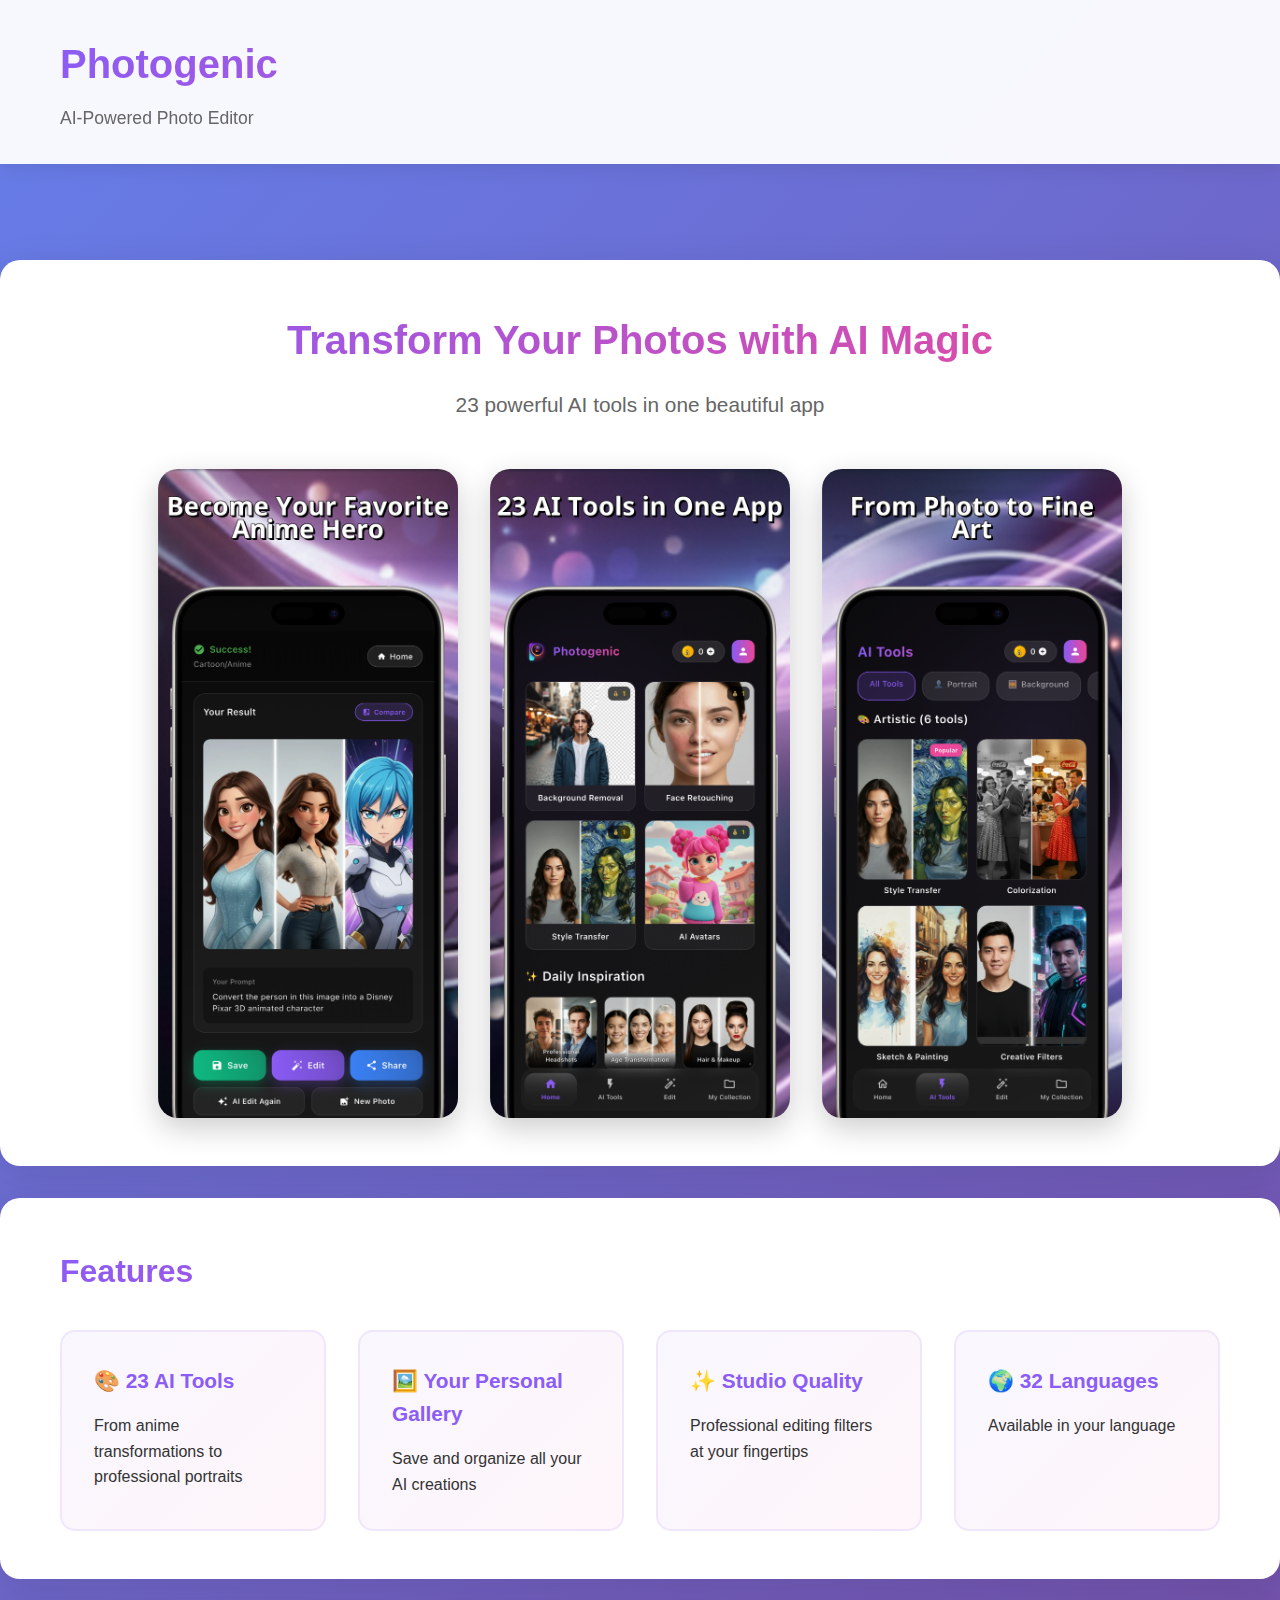
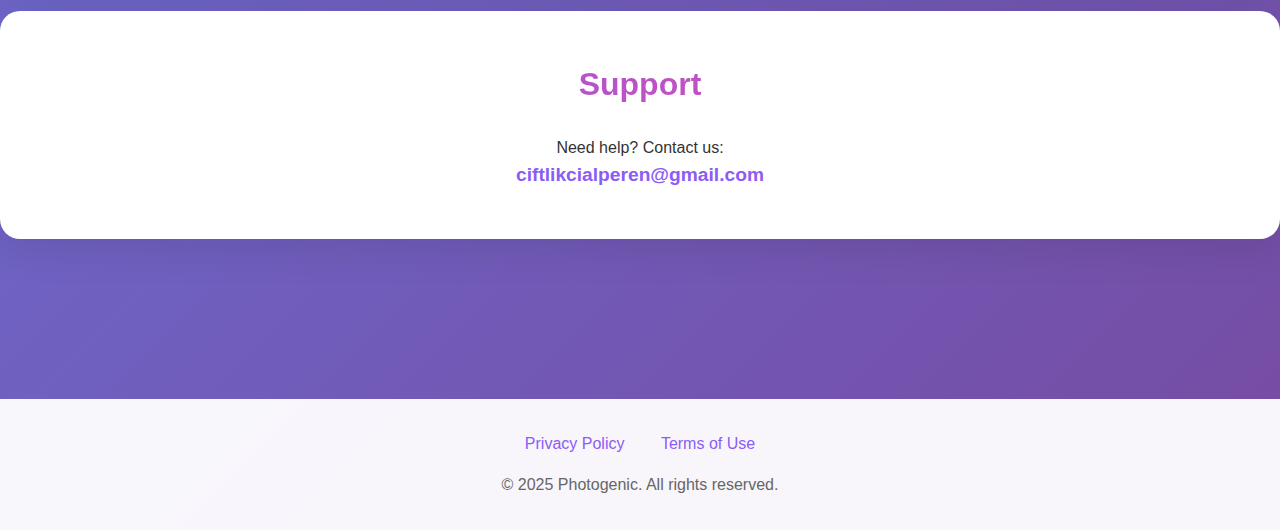
<file: index.html>
<!DOCTYPE html>
<html lang="en">
<head>
    <meta charset="UTF-8">
    <meta name="viewport" content="width=device-width, initial-scale=1.0">
    <title>Photogenic - AI Photo Editor</title>
    <link rel="stylesheet" href="style.css">
</head>
<body>
    <header>
        <div class="container">
            <h1>Photogenic</h1>
            <p class="tagline">AI-Powered Photo Editor</p>
        </div>
    </header>

    <main>
        <section class="hero">
            <div class="container">
                <h2>Transform Your Photos with AI Magic</h2>
                <p>23 powerful AI tools in one beautiful app</p>
                <div class="screenshots">
                    <img src="images/screenshot1.png" alt="Photogenic Screenshot 1">
                    <img src="images/screenshot2.png" alt="Photogenic Screenshot 2">
                    <img src="images/screenshot3.png" alt="Photogenic Screenshot 3">
                </div>
            </div>
        </section>

        <section class="features">
            <div class="container">
                <h2>Features</h2>
                <div class="feature-grid">
                    <div class="feature">
                        <h3>🎨 23 AI Tools</h3>
                        <p>From anime transformations to professional portraits</p>
                    </div>
                    <div class="feature">
                        <h3>🖼️ Your Personal Gallery</h3>
                        <p>Save and organize all your AI creations</p>
                    </div>
                    <div class="feature">
                        <h3>✨ Studio Quality</h3>
                        <p>Professional editing filters at your fingertips</p>
                    </div>
                    <div class="feature">
                        <h3>🌍 32 Languages</h3>
                        <p>Available in your language</p>
                    </div>
                </div>
            </div>
        </section>

        <section class="support">
            <div class="container">
                <h2>Support</h2>
                <p>Need help? Contact us:</p>
                <p><a href="mailto:ciftlikcialperen@gmail.com">ciftlikcialperen@gmail.com</a></p>
            </div>
        </section>
    </main>

    <footer>
        <div class="container">
            <nav>
                <a href="privacy-policy.html">Privacy Policy</a>
                <a href="https://www.apple.com/legal/internet-services/itunes/dev/stdeula/" target="_blank">Terms of Use</a>
            </nav>
            <p>&copy; 2025 Photogenic. All rights reserved.</p>
        </div>
    </footer>
</body>
</html>
</file>
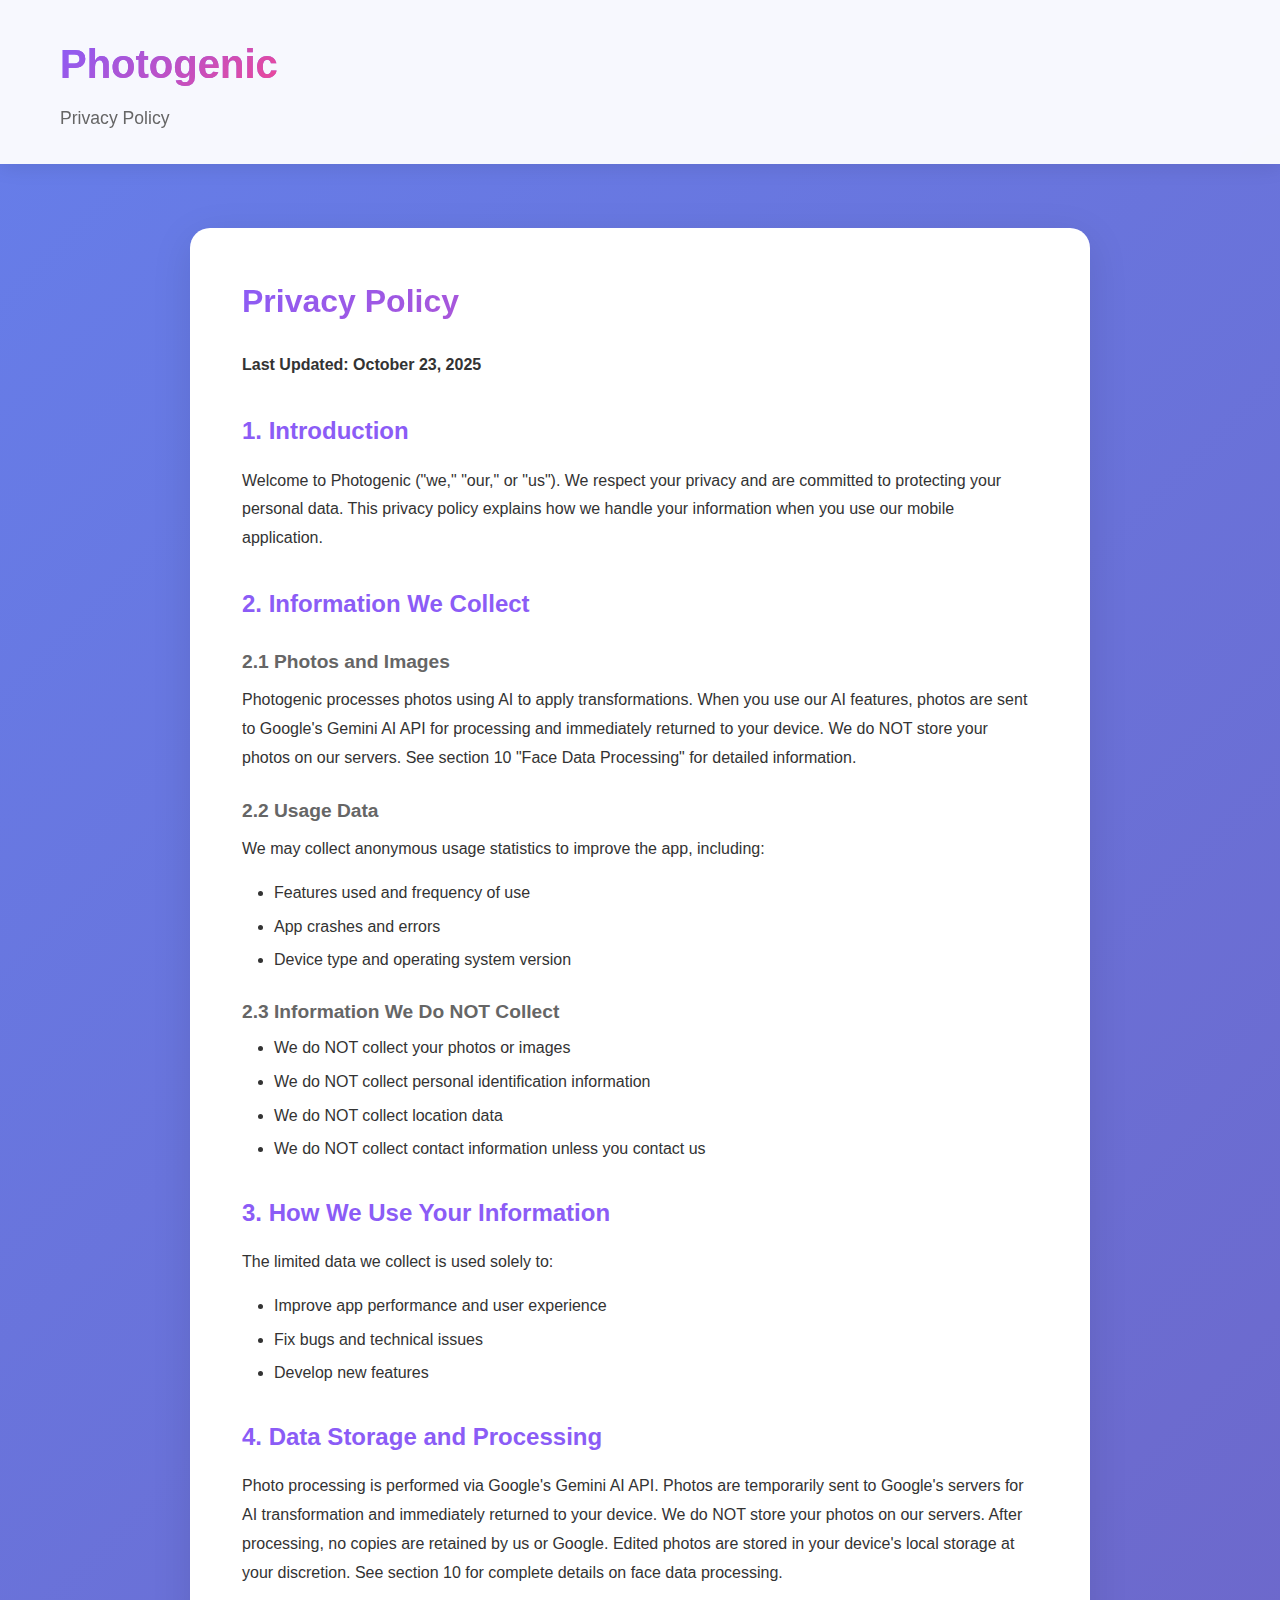
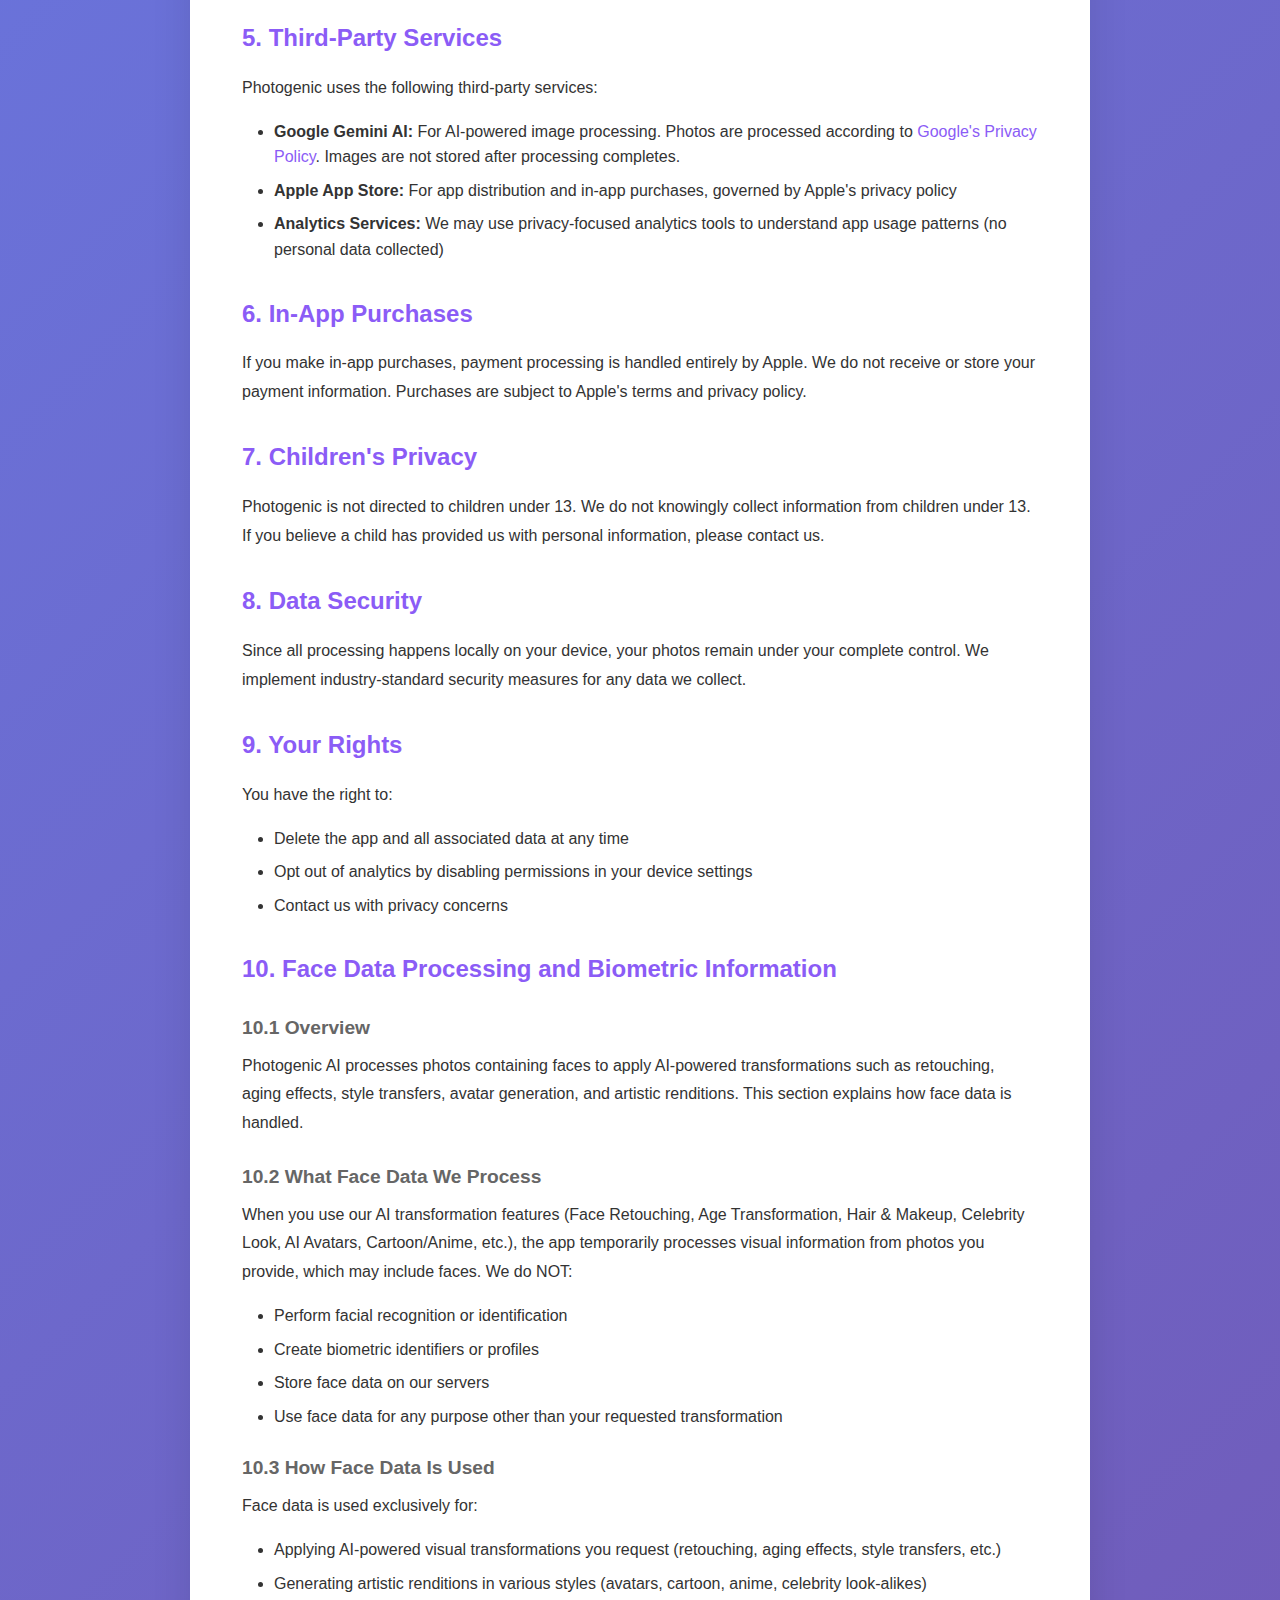
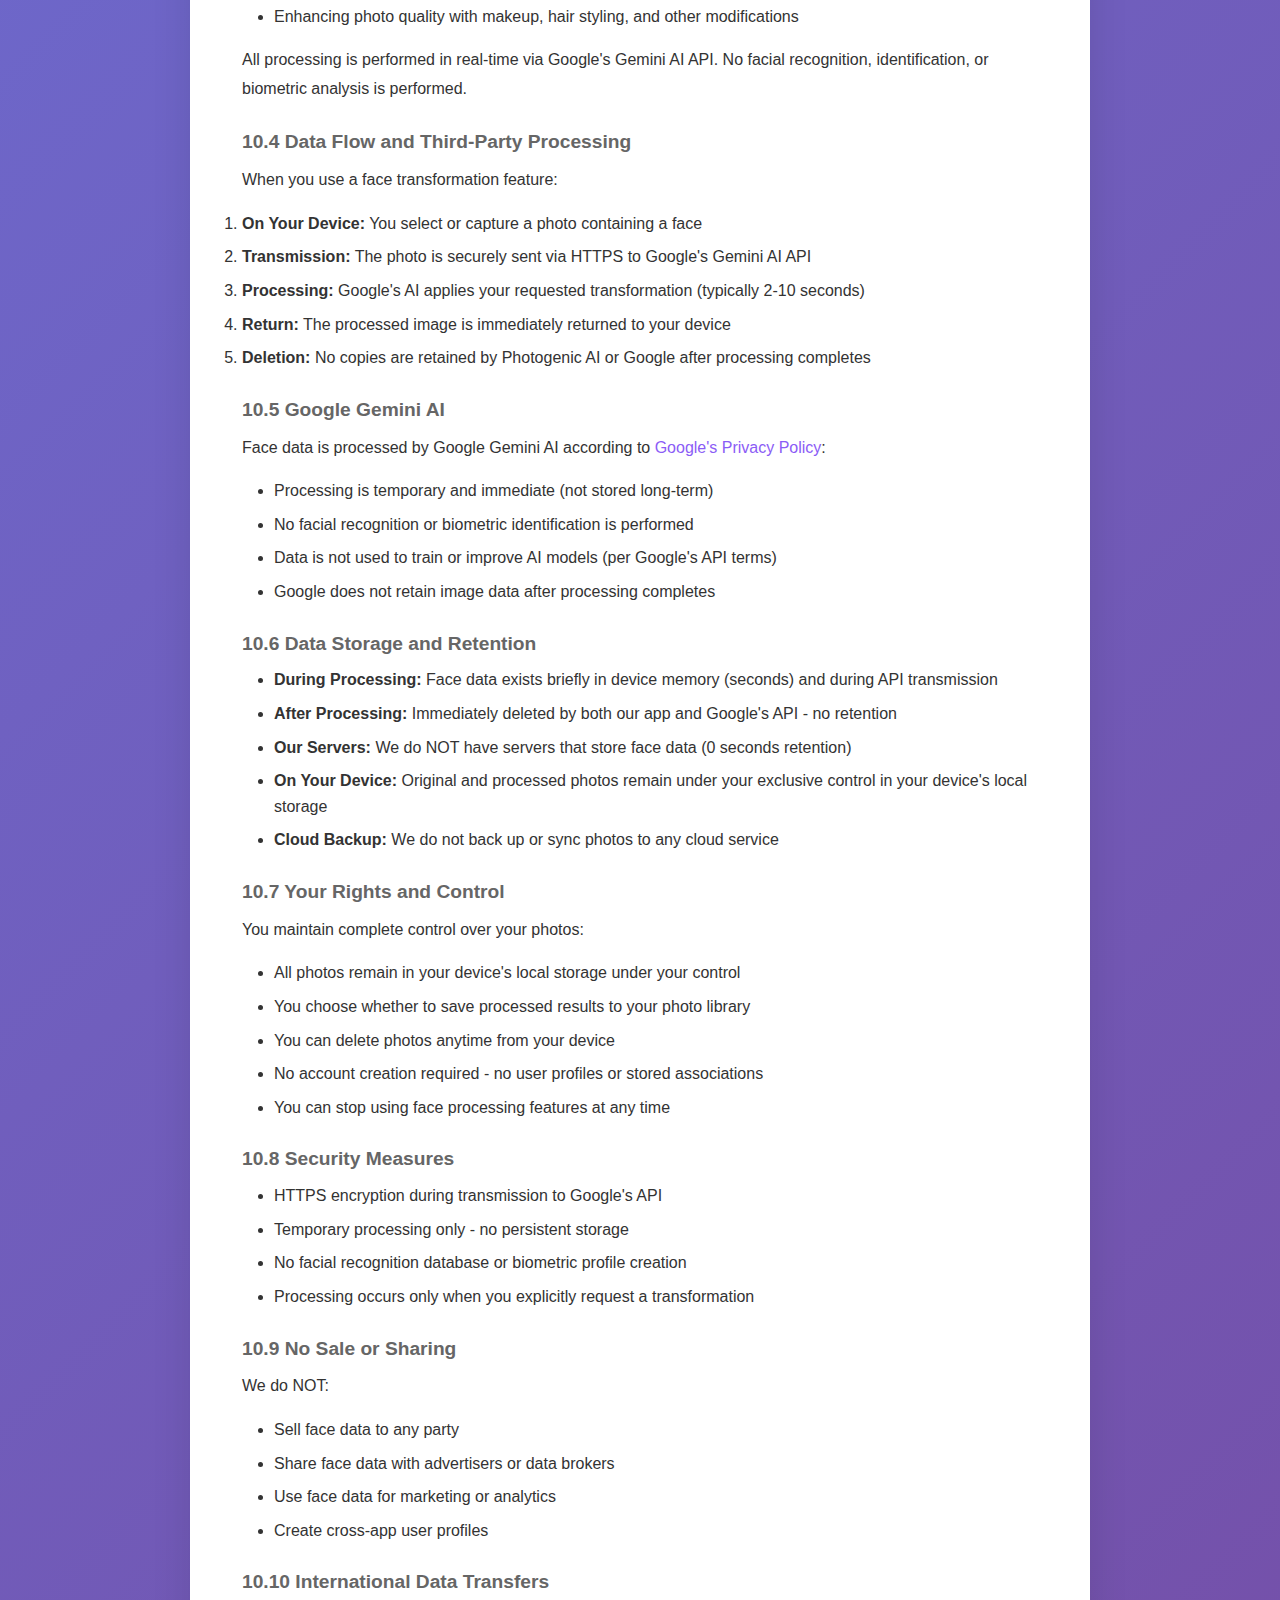
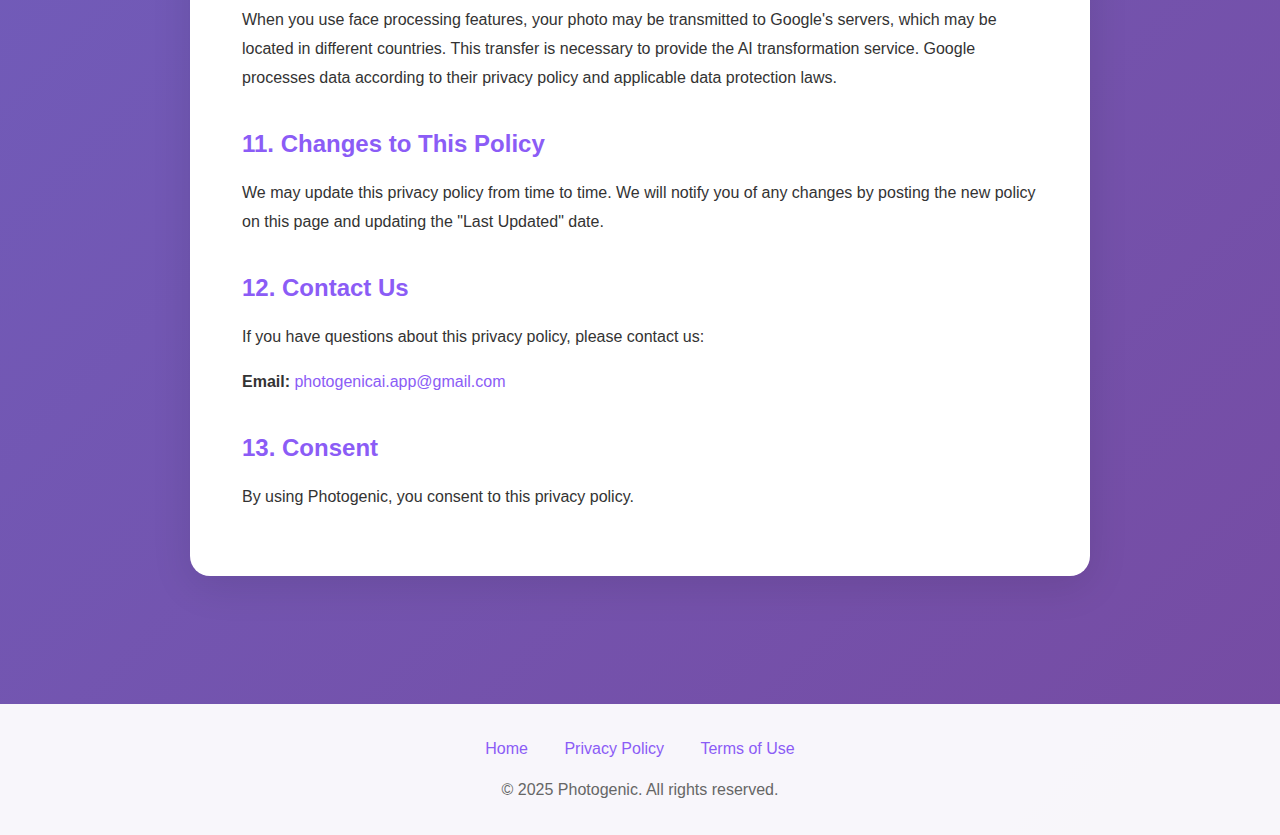
<file: privacy-policy.html>
<!DOCTYPE html>
<html lang="en">
<head>
    <meta charset="UTF-8">
    <meta name="viewport" content="width=device-width, initial-scale=1.0">
    <title>Privacy Policy - Photogenic</title>

    <!-- Favicons -->
    <link rel="icon" type="image/x-icon" href="favicon.ico">
    <link rel="icon" type="image/png" sizes="32x32" href="favicon-32x32.png">
    <link rel="icon" type="image/png" sizes="16x16" href="favicon-16x16.png">
    <link rel="apple-touch-icon" sizes="180x180" href="apple-touch-icon.png">
    <link rel="manifest" href="site.webmanifest">

    <link rel="stylesheet" href="style.css">
</head>
<body>
    <header>
        <div class="container">
            <h1><a href="index.html">Photogenic</a></h1>
            <p class="tagline">Privacy Policy</p>
        </div>
    </header>

    <main>
        <section class="policy">
            <div class="container">
                <h2>Privacy Policy</h2>
                <p><strong>Last Updated: October 23, 2025</strong></p>

                <h3>1. Introduction</h3>
                <p>Welcome to Photogenic ("we," "our," or "us"). We respect your privacy and are committed to protecting your personal data. This privacy policy explains how we handle your information when you use our mobile application.</p>

                <h3>2. Information We Collect</h3>
                <h4>2.1 Photos and Images</h4>
                <p>Photogenic processes photos using AI to apply transformations. When you use our AI features, photos are sent to Google's Gemini AI API for processing and immediately returned to your device. We do NOT store your photos on our servers. See section 10 "Face Data Processing" for detailed information.</p>

                <h4>2.2 Usage Data</h4>
                <p>We may collect anonymous usage statistics to improve the app, including:</p>
                <ul>
                    <li>Features used and frequency of use</li>
                    <li>App crashes and errors</li>
                    <li>Device type and operating system version</li>
                </ul>

                <h4>2.3 Information We Do NOT Collect</h4>
                <ul>
                    <li>We do NOT collect your photos or images</li>
                    <li>We do NOT collect personal identification information</li>
                    <li>We do NOT collect location data</li>
                    <li>We do NOT collect contact information unless you contact us</li>
                </ul>

                <h3>3. How We Use Your Information</h3>
                <p>The limited data we collect is used solely to:</p>
                <ul>
                    <li>Improve app performance and user experience</li>
                    <li>Fix bugs and technical issues</li>
                    <li>Develop new features</li>
                </ul>

                <h3>4. Data Storage and Processing</h3>
                <p>Photo processing is performed via Google's Gemini AI API. Photos are temporarily sent to Google's servers for AI transformation and immediately returned to your device. We do NOT store your photos on our servers. After processing, no copies are retained by us or Google. Edited photos are stored in your device's local storage at your discretion. See section 10 for complete details on face data processing.</p>

                <h3>5. Third-Party Services</h3>
                <p>Photogenic uses the following third-party services:</p>
                <ul>
                    <li><strong>Google Gemini AI:</strong> For AI-powered image processing. Photos are processed according to <a href="https://policies.google.com/privacy" target="_blank">Google's Privacy Policy</a>. Images are not stored after processing completes.</li>
                    <li><strong>Apple App Store:</strong> For app distribution and in-app purchases, governed by Apple's privacy policy</li>
                    <li><strong>Analytics Services:</strong> We may use privacy-focused analytics tools to understand app usage patterns (no personal data collected)</li>
                </ul>

                <h3>6. In-App Purchases</h3>
                <p>If you make in-app purchases, payment processing is handled entirely by Apple. We do not receive or store your payment information. Purchases are subject to Apple's terms and privacy policy.</p>

                <h3>7. Children's Privacy</h3>
                <p>Photogenic is not directed to children under 13. We do not knowingly collect information from children under 13. If you believe a child has provided us with personal information, please contact us.</p>

                <h3>8. Data Security</h3>
                <p>Since all processing happens locally on your device, your photos remain under your complete control. We implement industry-standard security measures for any data we collect.</p>

                <h3>9. Your Rights</h3>
                <p>You have the right to:</p>
                <ul>
                    <li>Delete the app and all associated data at any time</li>
                    <li>Opt out of analytics by disabling permissions in your device settings</li>
                    <li>Contact us with privacy concerns</li>
                </ul>

                <h3>10. Face Data Processing and Biometric Information</h3>

                <h4>10.1 Overview</h4>
                <p>Photogenic AI processes photos containing faces to apply AI-powered transformations such as retouching, aging effects, style transfers, avatar generation, and artistic renditions. This section explains how face data is handled.</p>

                <h4>10.2 What Face Data We Process</h4>
                <p>When you use our AI transformation features (Face Retouching, Age Transformation, Hair & Makeup, Celebrity Look, AI Avatars, Cartoon/Anime, etc.), the app temporarily processes visual information from photos you provide, which may include faces. We do NOT:</p>
                <ul>
                    <li>Perform facial recognition or identification</li>
                    <li>Create biometric identifiers or profiles</li>
                    <li>Store face data on our servers</li>
                    <li>Use face data for any purpose other than your requested transformation</li>
                </ul>

                <h4>10.3 How Face Data Is Used</h4>
                <p>Face data is used exclusively for:</p>
                <ul>
                    <li>Applying AI-powered visual transformations you request (retouching, aging effects, style transfers, etc.)</li>
                    <li>Generating artistic renditions in various styles (avatars, cartoon, anime, celebrity look-alikes)</li>
                    <li>Enhancing photo quality with makeup, hair styling, and other modifications</li>
                </ul>
                <p>All processing is performed in real-time via Google's Gemini AI API. No facial recognition, identification, or biometric analysis is performed.</p>

                <h4>10.4 Data Flow and Third-Party Processing</h4>
                <p>When you use a face transformation feature:</p>
                <ol>
                    <li><strong>On Your Device:</strong> You select or capture a photo containing a face</li>
                    <li><strong>Transmission:</strong> The photo is securely sent via HTTPS to Google's Gemini AI API</li>
                    <li><strong>Processing:</strong> Google's AI applies your requested transformation (typically 2-10 seconds)</li>
                    <li><strong>Return:</strong> The processed image is immediately returned to your device</li>
                    <li><strong>Deletion:</strong> No copies are retained by Photogenic AI or Google after processing completes</li>
                </ol>

                <h4>10.5 Google Gemini AI</h4>
                <p>Face data is processed by Google Gemini AI according to <a href="https://policies.google.com/privacy" target="_blank">Google's Privacy Policy</a>:</p>
                <ul>
                    <li>Processing is temporary and immediate (not stored long-term)</li>
                    <li>No facial recognition or biometric identification is performed</li>
                    <li>Data is not used to train or improve AI models (per Google's API terms)</li>
                    <li>Google does not retain image data after processing completes</li>
                </ul>

                <h4>10.6 Data Storage and Retention</h4>
                <ul>
                    <li><strong>During Processing:</strong> Face data exists briefly in device memory (seconds) and during API transmission</li>
                    <li><strong>After Processing:</strong> Immediately deleted by both our app and Google's API - no retention</li>
                    <li><strong>Our Servers:</strong> We do NOT have servers that store face data (0 seconds retention)</li>
                    <li><strong>On Your Device:</strong> Original and processed photos remain under your exclusive control in your device's local storage</li>
                    <li><strong>Cloud Backup:</strong> We do not back up or sync photos to any cloud service</li>
                </ul>

                <h4>10.7 Your Rights and Control</h4>
                <p>You maintain complete control over your photos:</p>
                <ul>
                    <li>All photos remain in your device's local storage under your control</li>
                    <li>You choose whether to save processed results to your photo library</li>
                    <li>You can delete photos anytime from your device</li>
                    <li>No account creation required - no user profiles or stored associations</li>
                    <li>You can stop using face processing features at any time</li>
                </ul>

                <h4>10.8 Security Measures</h4>
                <ul>
                    <li>HTTPS encryption during transmission to Google's API</li>
                    <li>Temporary processing only - no persistent storage</li>
                    <li>No facial recognition database or biometric profile creation</li>
                    <li>Processing occurs only when you explicitly request a transformation</li>
                </ul>

                <h4>10.9 No Sale or Sharing</h4>
                <p>We do NOT:</p>
                <ul>
                    <li>Sell face data to any party</li>
                    <li>Share face data with advertisers or data brokers</li>
                    <li>Use face data for marketing or analytics</li>
                    <li>Create cross-app user profiles</li>
                </ul>

                <h4>10.10 International Data Transfers</h4>
                <p>When you use face processing features, your photo may be transmitted to Google's servers, which may be located in different countries. This transfer is necessary to provide the AI transformation service. Google processes data according to their privacy policy and applicable data protection laws.</p>

                <h3>11. Changes to This Policy</h3>
                <p>We may update this privacy policy from time to time. We will notify you of any changes by posting the new policy on this page and updating the "Last Updated" date.</p>

                <h3>12. Contact Us</h3>
                <p>If you have questions about this privacy policy, please contact us:</p>
                <p><strong>Email:</strong> <a href="mailto:photogenicai.app@gmail.com">photogenicai.app@gmail.com</a></p>

                <h3>13. Consent</h3>
                <p>By using Photogenic, you consent to this privacy policy.</p>
            </div>
        </section>
    </main>

    <footer>
        <div class="container">
            <nav>
                <a href="index.html">Home</a>
                <a href="privacy-policy.html">Privacy Policy</a>
                <a href="https://www.apple.com/legal/internet-services/itunes/dev/stdeula/" target="_blank">Terms of Use</a>
            </nav>
            <p>&copy; 2025 Photogenic. All rights reserved.</p>
        </div>
    </footer>
</body>
</html>
</file>
<file: style.css>
* {
    margin: 0;
    padding: 0;
    box-sizing: border-box;
}

body {
    font-family: -apple-system, BlinkMacSystemFont, 'Segoe UI', Roboto, 'Helvetica Neue', Arial, sans-serif;
    line-height: 1.6;
    color: #333;
    background: linear-gradient(135deg, #667eea 0%, #764ba2 100%);
    min-height: 100vh;
}

.container {
    max-width: 1200px;
    margin: 0 auto;
    padding: 0 20px;
}

/* Header */
header {
    background: rgba(255, 255, 255, 0.95);
    backdrop-filter: blur(10px);
    padding: 2rem 0;
    box-shadow: 0 2px 20px rgba(0, 0, 0, 0.1);
}

header h1 {
    font-size: 2.5rem;
    background: linear-gradient(135deg, #8B5CF6, #EC4899);
    -webkit-background-clip: text;
    -webkit-text-fill-color: transparent;
    background-clip: text;
    margin-bottom: 0.5rem;
}

header h1 a {
    text-decoration: none;
    background: linear-gradient(135deg, #8B5CF6, #EC4899);
    -webkit-background-clip: text;
    -webkit-text-fill-color: transparent;
    background-clip: text;
}

.tagline {
    color: #666;
    font-size: 1.1rem;
}

/* Main Content */
main {
    padding: 4rem 0;
}

section {
    background: white;
    margin: 2rem auto;
    padding: 3rem 2rem;
    border-radius: 20px;
    box-shadow: 0 10px 40px rgba(0, 0, 0, 0.1);
}

h2 {
    font-size: 2rem;
    margin-bottom: 1.5rem;
    background: linear-gradient(135deg, #8B5CF6, #EC4899);
    -webkit-background-clip: text;
    -webkit-text-fill-color: transparent;
    background-clip: text;
}

h3 {
    font-size: 1.5rem;
    margin-top: 2rem;
    margin-bottom: 1rem;
    color: #8B5CF6;
}

h4 {
    font-size: 1.2rem;
    margin-top: 1.5rem;
    margin-bottom: 0.5rem;
    color: #666;
}

/* Hero Section */
.hero {
    text-align: center;
}

.hero h2 {
    font-size: 2.5rem;
    margin-bottom: 1rem;
}

.hero p {
    font-size: 1.3rem;
    color: #666;
    margin-bottom: 3rem;
}

.screenshots {
    display: flex;
    justify-content: center;
    gap: 2rem;
    flex-wrap: wrap;
    margin-top: 3rem;
}

.screenshots img {
    width: 300px;
    border-radius: 20px;
    box-shadow: 0 10px 30px rgba(0, 0, 0, 0.2);
    transition: transform 0.3s ease;
}

.screenshots img:hover {
    transform: translateY(-10px);
}

/* Features Grid */
.feature-grid {
    display: grid;
    grid-template-columns: repeat(auto-fit, minmax(250px, 1fr));
    gap: 2rem;
    margin-top: 2rem;
}

.feature {
    padding: 2rem;
    border-radius: 15px;
    background: linear-gradient(135deg, rgba(139, 92, 246, 0.05), rgba(236, 72, 153, 0.05));
    border: 2px solid rgba(139, 92, 246, 0.1);
    transition: transform 0.3s ease, box-shadow 0.3s ease;
}

.feature:hover {
    transform: translateY(-5px);
    box-shadow: 0 10px 30px rgba(139, 92, 246, 0.2);
}

.feature h3 {
    margin-top: 0;
    font-size: 1.3rem;
}

/* Support Section */
.support {
    text-align: center;
}

.support a {
    color: #8B5CF6;
    text-decoration: none;
    font-weight: 600;
    font-size: 1.2rem;
}

.support a:hover {
    color: #EC4899;
}

/* Policy Section */
.policy {
    max-width: 900px;
    margin: 0 auto;
}

.policy p {
    margin-bottom: 1rem;
    line-height: 1.8;
}

.policy ul {
    margin-left: 2rem;
    margin-bottom: 1rem;
}

.policy li {
    margin-bottom: 0.5rem;
}

.policy a {
    color: #8B5CF6;
    text-decoration: none;
}

.policy a:hover {
    color: #EC4899;
    text-decoration: underline;
}

/* Footer */
footer {
    background: rgba(255, 255, 255, 0.95);
    padding: 2rem 0;
    margin-top: 4rem;
    text-align: center;
}

footer nav {
    margin-bottom: 1rem;
}

footer a {
    color: #8B5CF6;
    text-decoration: none;
    margin: 0 1rem;
    font-weight: 500;
}

footer a:hover {
    color: #EC4899;
}

footer p {
    color: #666;
    margin-top: 1rem;
}

/* Responsive */
@media (max-width: 768px) {
    header h1 {
        font-size: 2rem;
    }

    .hero h2 {
        font-size: 1.8rem;
    }

    .screenshots {
        flex-direction: column;
        align-items: center;
    }

    .screenshots img {
        width: 100%;
        max-width: 300px;
    }

    .feature-grid {
        grid-template-columns: 1fr;
    }

    footer a {
        display: block;
        margin: 0.5rem 0;
    }
}
</file>
